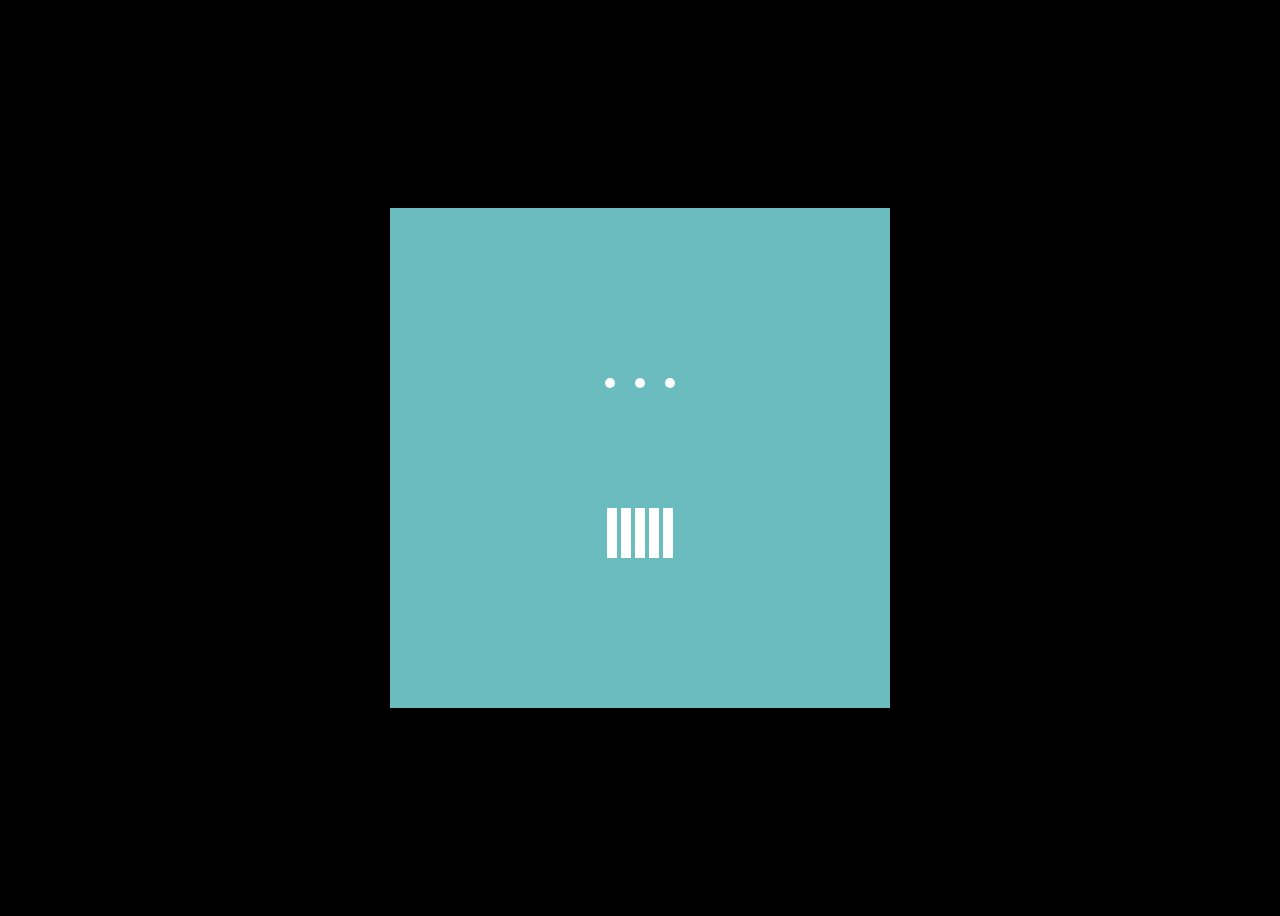
<file: assignment4/index.html>
<!DOCTYPE html>
<html lang="en">
  <head>
    <meta charset="UTF-8" />
    <meta name="viewport" content="width=device-width, initial-scale=1.0" />
    <title>Document</title>
    <link rel="stylesheet" href="styles.css" />
  </head>
  <body>
    <div class="box">
      <div class="move top">
        <div></div>
        <div></div>
        <div></div>
      </div>
      <div class="move down">
        <div></div>
        <div></div>
        <div></div>
        <div></div>
        <div></div>
      </div>
    </div>
  </body>
</html>
</file>
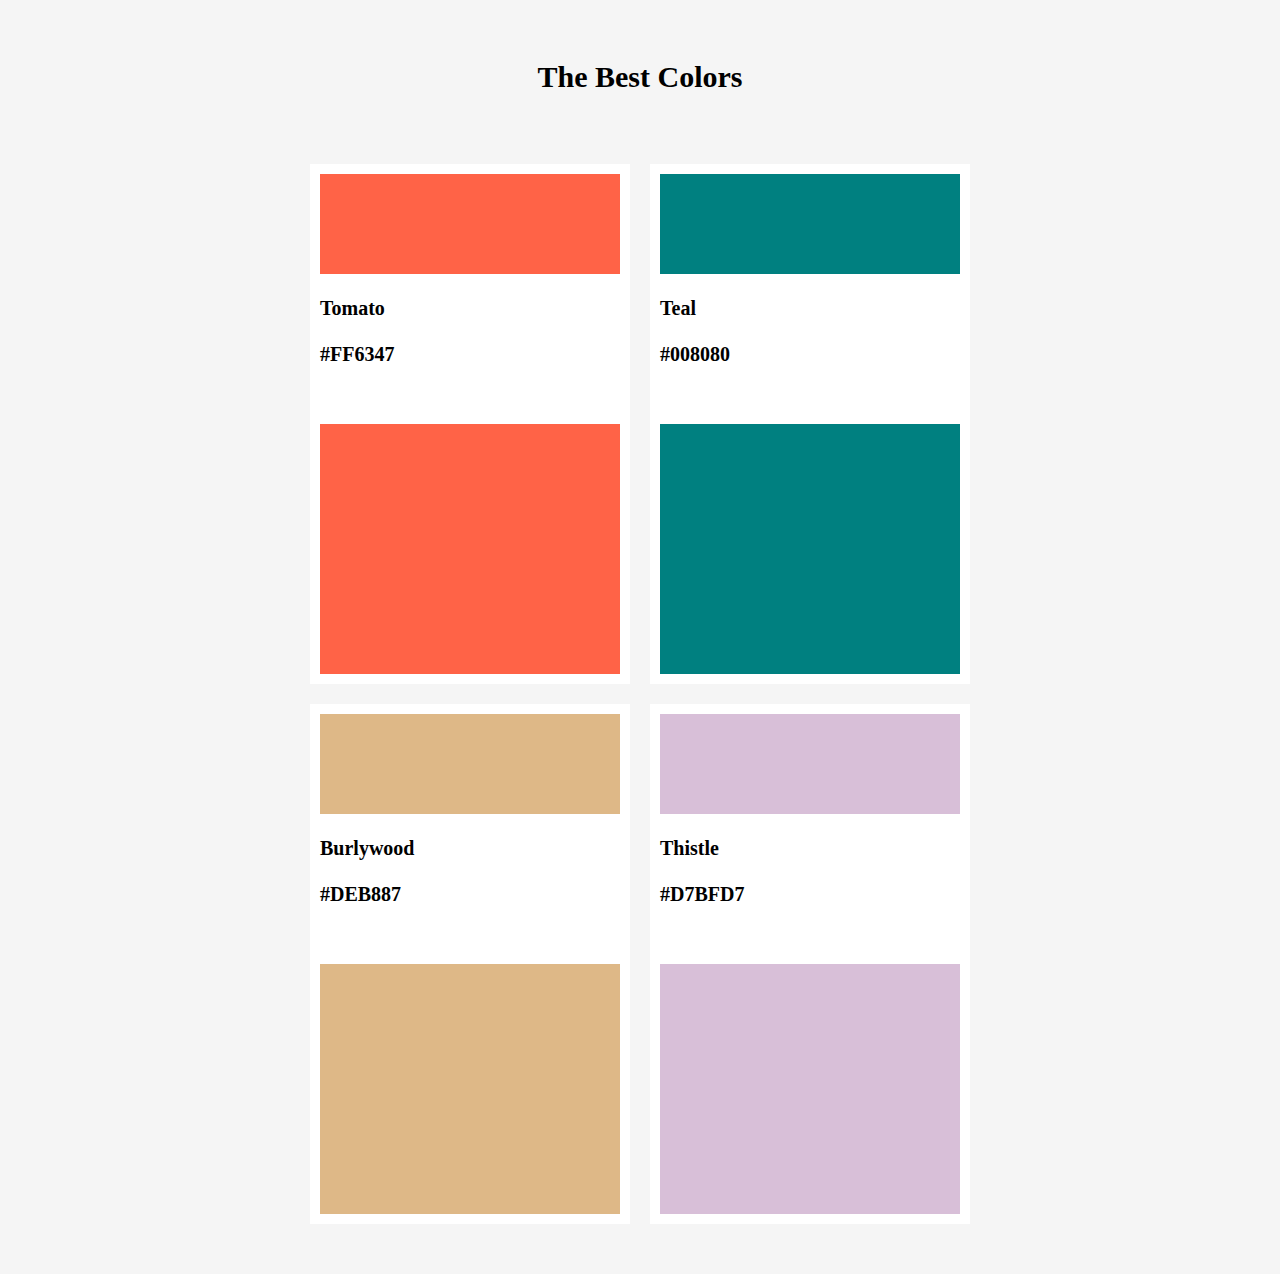
<file: assignment3.html>
<!DOCTYPE html>
<html lang="en">
  <head>
    <meta charset="UTF-8" />
    <meta name="viewport" content="width=device-width, initial-scale=1.0" />
    <title>Document</title>
    <link rel="stylesheet" href="assignment3.css" />
  </head>
  <body>
    <h1>The Best Colors</h1>

    <div class="top">
      <div class="tomato">
        <div class="text"><br />Tomato<br /><br />#FF6347</div>
      </div>
      <div class="teal">
        <div class="text"><br />Teal<br /><br />#008080</div>
      </div>
    </div>
    <div class="down">
      <div class="Burlywood">
        <div class="text"><br />Burlywood<br /><br />#DEB887</div>
      </div>
      <div class="Thistle">
        <div class="text"><br />Thistle<br /><br />#D7BFD7</div>
      </div>
    </div>
  </body>
</html>
</file>
<file: assignment4/styles.css>
@keyframes spinning {
  0% {
    transform: rotate(0);
  }
  50% {
    transform: rotate(180deg);
  }
  100% {
    transform: rotate(360deg);
  }
}

@keyframes Lengthening {
  20% {
    transform: scaleY(1);
  }
  50% {
    transform: scaleY(2);
  }
}

body {
  background-color: black;
  display: flex;
  justify-content: center;
  align-items: center;
  height: 100vh;
}

.box {
  background-color: #6bbcbe;
  width: 500px;
  height: 500px;
  display: flex;
  flex-direction: column;
  justify-content: center;
  align-items: center;
}

.move {
  width: 150px;
  height: 150px;
  display: flex;
  align-items: center;
  justify-content: center;
}

.move div {
  background-color: white;
}

.top div {
  width: 10px;
  height: 10px;
  margin: 10px;
  border-radius: 50%;
}
.top {
  animation: spinning 1.5s infinite;
}

.down div {
  width: 10px;
  height: 50px;
  margin: 2px;
  animation: Lengthening 1s ease-out infinite;
}

.down div:nth-child(2) {
  animation-delay: 0.1s;
}
.down div:nth-child(3) {
  animation-delay: 0.2s;
}
.down div:nth-child(4) {
  animation-delay: 0.3s;
}
.down div:last-child {
  animation-delay: 0.4s;
}
</file>
<file: assignment3.css>
body {
  background-color: whitesmoke;
  margin: 40px;
  display: flex;
  flex-direction: column;
  align-items: center;
}
h1 {
  font-size: 30px;
  font-weight: bold;
  margin-bottom: 60px;
}

.back {
  background-color: white;
  color: white;
}
.top {
  display: flex;
  flex-direction: row;
  align-items: center;
}
.down {
  display: flex;
  flex-direction: row;
  align-items: center;
}

.text {
  background-color: white;
  position: relative;
  margin-top: 100px;
  height: 150px;
}
.tomato {
  width: 300px;
  height: 500px;
  border: 10px solid white;
  margin: 10px;
  font-size: 20px;
  font-weight: bold;
  background-color: tomato;
}

.teal {
  width: 300px;
  height: 500px;
  border: 10px solid white;
  margin: 10px;
  font-size: 20px;
  font-weight: bold;
  background-color: teal;
}

.Burlywood {
  width: 300px;
  height: 500px;
  border: 10px solid white;
  margin: 10px;
  font-size: 20px;
  font-weight: bold;
  background-color: Burlywood;
}

.Thistle {
  width: 300px;
  height: 500px;
  border: 10px solid white;
  margin: 10px;
  font-size: 20px;
  font-weight: bold;
  background-color: Thistle;
}
</file>
